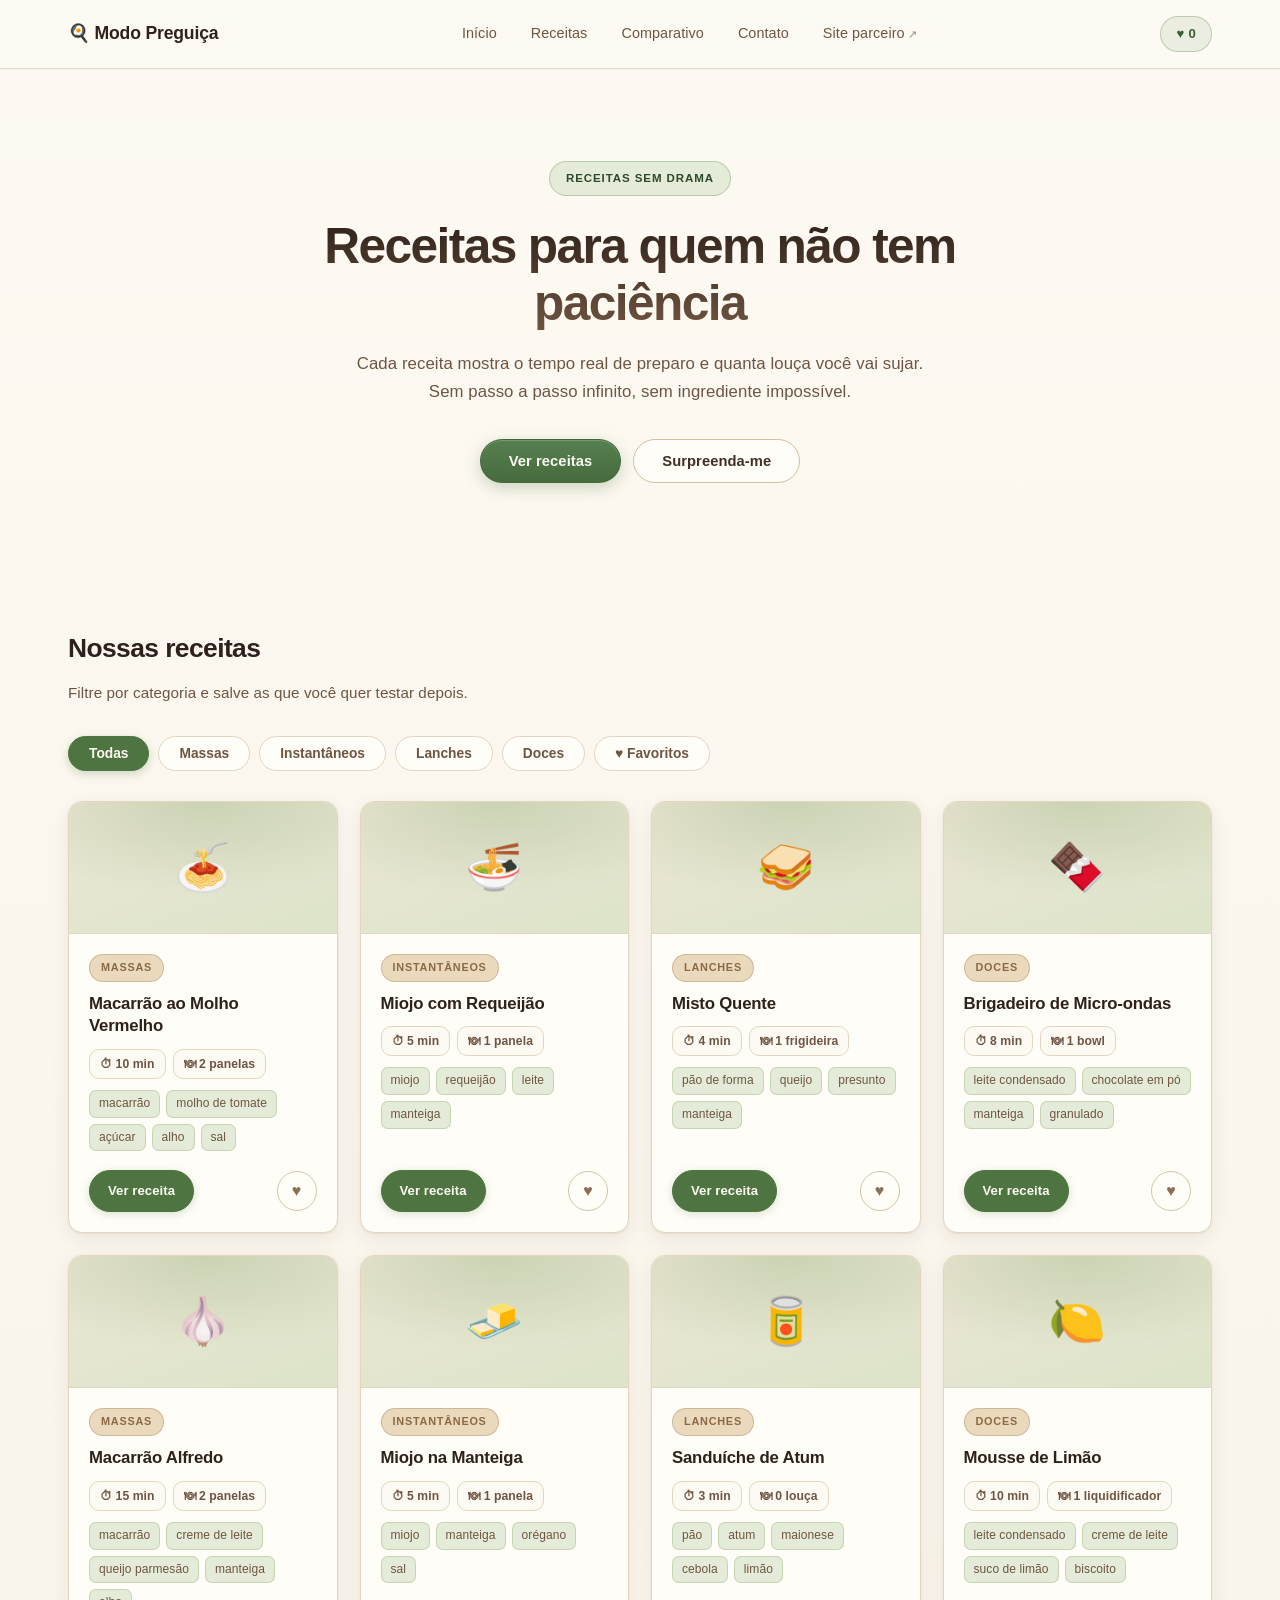
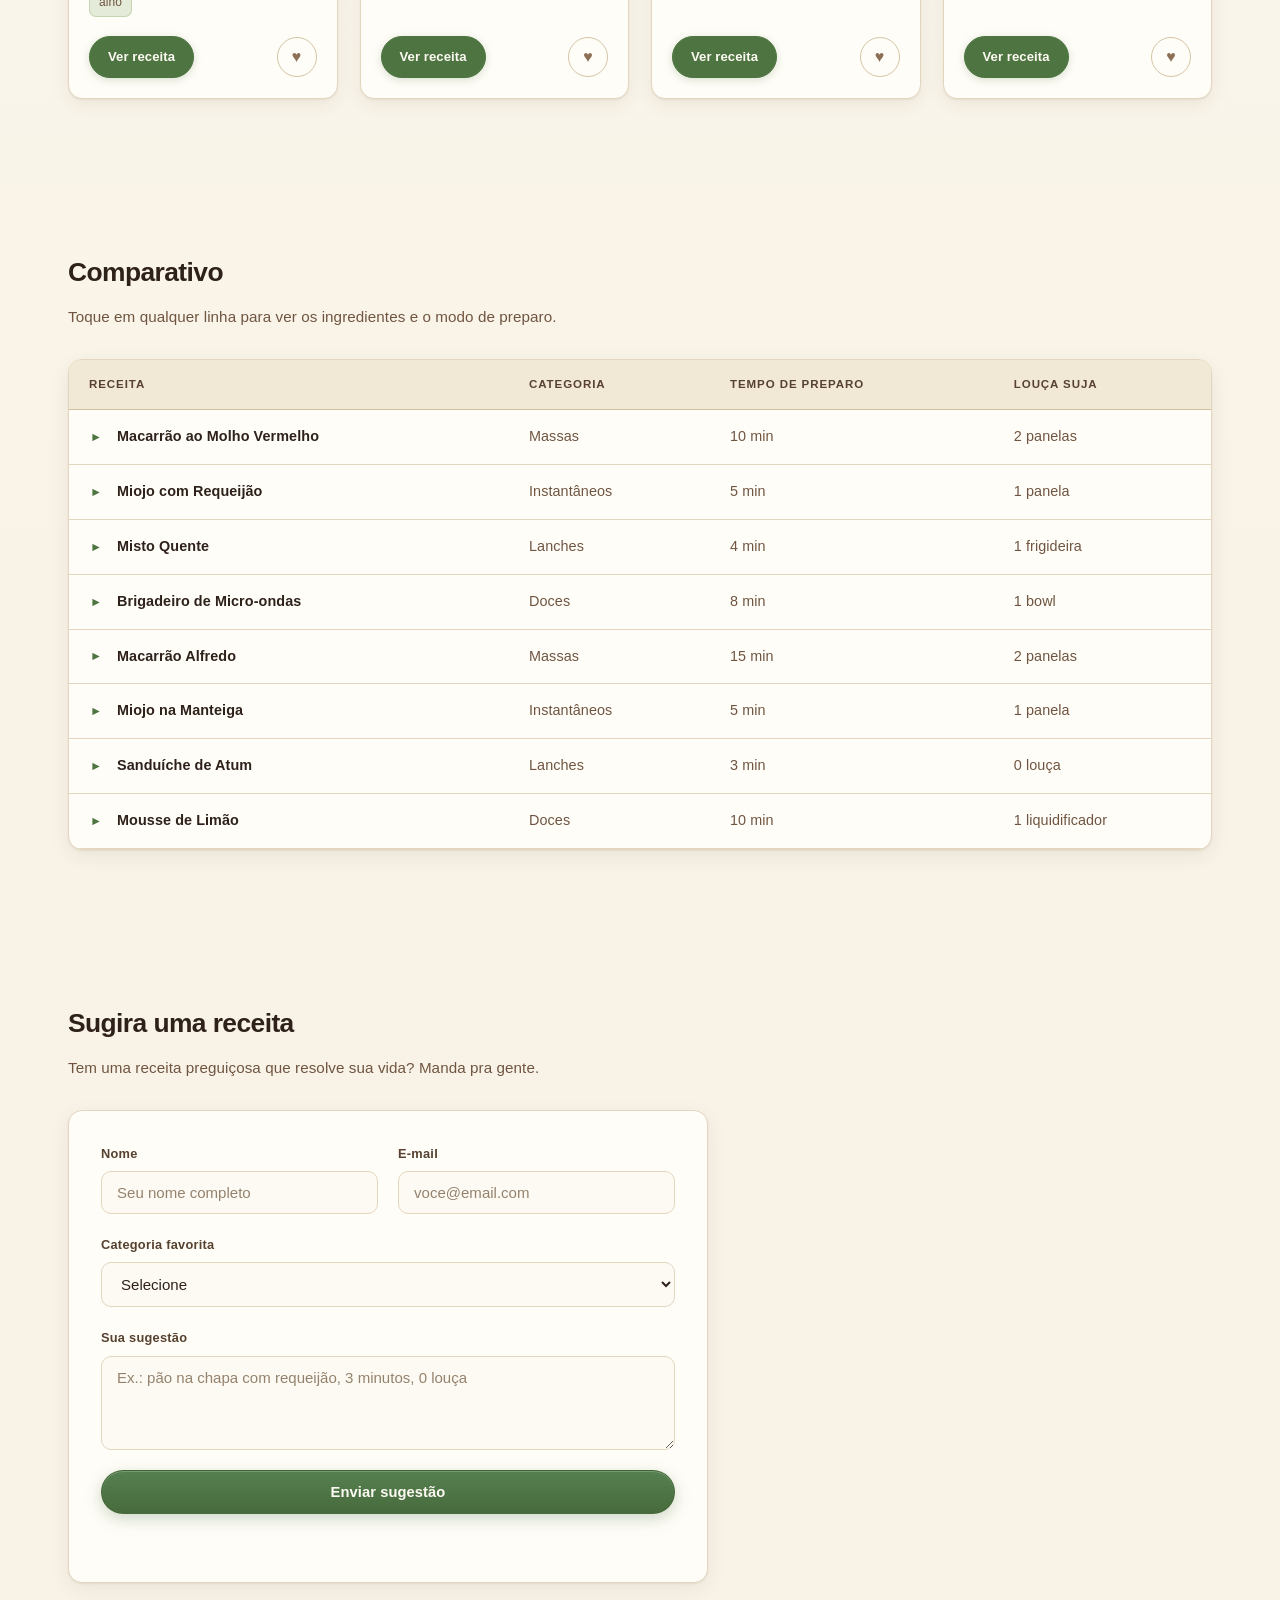
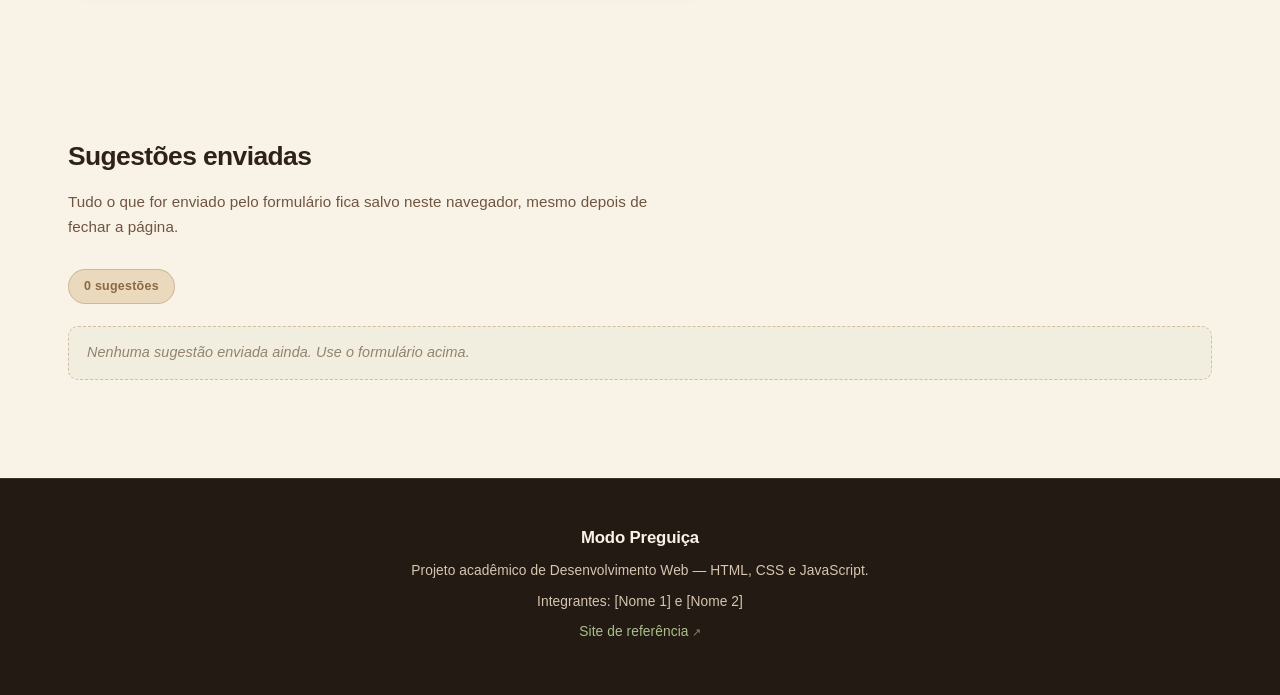
<file: index.html>
<!--
  Projeto: Modo Preguica - site de receitas para quem nao tem paciencia
  Disciplina: Desenvolvimento Web | Arquivo: index.html
  Integrantes: [Nome 1] e [Nome 2]
-->
<!DOCTYPE html>
<html lang="pt-BR">
<head>
  <meta charset="UTF-8">
  <meta name="viewport" content="width=device-width, initial-scale=1.0">
  <title>Modo Preguiça — Receitas para quem não tem paciência</title>
  <link rel="stylesheet" href="css/estilo.css">
  <style>
    .destaque-surpresa {
      animation: pulsar 1.2s ease-in-out 2;
      outline: 3px solid var(--cor-secundaria);
    }

    @keyframes pulsar {
      0%, 100% { transform: scale(1); }
      50% { transform: scale(1.04); }
    }
  </style>
</head>
<body>

  <header id="topo" class="navbar">
    <div class="navbar-inner">
      <a class="logo" href="index.html">🍳 Modo Preguiça</a>

      <nav class="menu" aria-label="Menu principal">
        <ul>
          <li><a href="#topo">Início</a></li>
          <li><a href="#receitas">Receitas</a></li>
          <li><a href="#comparativo">Comparativo</a></li>
          <li><a href="#contato">Contato</a></li>
          <li><a class="link-externo" href="https://www.tudogostoso.com.br" target="_blank" rel="noopener">Site parceiro</a></li>
        </ul>
      </nav>

      <span id="contador-favoritos" class="contador">♥ 0</span>
    </div>
  </header>

  <main>

    <section class="hero">
      <span class="selo" style="letter-spacing: 0.08em;">receitas sem drama</span>
      <h1>Receitas para quem não tem paciência</h1>
      <p class="hero-texto">
        Cada receita mostra o tempo real de preparo e quanta louça você vai sujar.
        Sem passo a passo infinito, sem ingrediente impossível.
      </p>
      <div class="hero-botoes">
        <button id="btn-ver" class="botao botao-primario" type="button">Ver receitas</button>
        <button id="btn-surpresa" class="botao botao-secundario" type="button">Surpreenda-me</button>
      </div>
    </section>

    <section id="receitas" class="secao">
      <h2>Nossas receitas</h2>
      <p class="secao-texto">Filtre por categoria e salve as que você quer testar depois.</p>

      <div class="filtros" role="group" aria-label="Filtrar receitas">
        <button class="filtro ativo" type="button" data-categoria="todas">Todas</button>
        <button class="filtro" type="button" data-categoria="massas">Massas</button>
        <button class="filtro" type="button" data-categoria="instantaneos">Instantâneos</button>
        <button class="filtro" type="button" data-categoria="lanches">Lanches</button>
        <button class="filtro" type="button" data-categoria="doces">Doces</button>
        <button class="filtro" type="button" data-categoria="favoritos">♥ Favoritos</button>
      </div>

      <p id="aviso-filtro" class="aviso-vazio" style="display: none;">
        Você ainda não favoritou nenhuma receita. Clique no ♥ de um card para adicionar.
      </p>

      <div id="lista-receitas" class="grid-cards">

        <article class="card" data-categoria="massas">
          <div class="card-imagem" aria-hidden="true">🍝</div>
          <div class="card-corpo">
            <span class="badge">Massas</span>
            <h3 class="card-titulo">Macarrão ao Molho Vermelho</h3>
            <p class="card-diferenciais">
              <span class="diferencial">⏱ 10 min</span>
              <span class="diferencial">🍽 2 panelas</span>
            </p>
            <ul class="card-ingredientes">
              <li>macarrão</li>
              <li>molho de tomate</li>
              <li>açúcar</li>
              <li>alho</li>
              <li>sal</li>
            </ul>
            <div class="card-acoes">
              <a class="botao botao-card" href="macarrao-molho-vermelho.html">Ver receita</a>
              <button class="botao-favorito" type="button" data-receita="Macarrão ao Molho Vermelho" aria-label="Favoritar Macarrão ao Molho Vermelho">♥</button>
            </div>
          </div>
        </article>

        <article class="card" data-categoria="instantaneos">
          <div class="card-imagem" aria-hidden="true">🍜</div>
          <div class="card-corpo">
            <span class="badge">Instantâneos</span>
            <h3 class="card-titulo">Miojo com Requeijão</h3>
            <p class="card-diferenciais">
              <span class="diferencial">⏱ 5 min</span>
              <span class="diferencial">🍽 1 panela</span>
            </p>
            <ul class="card-ingredientes">
              <li>miojo</li>
              <li>requeijão</li>
              <li>leite</li>
              <li>manteiga</li>
            </ul>
            <div class="card-acoes">
              <a class="botao botao-card" href="miojo-requeijao.html">Ver receita</a>
              <button class="botao-favorito" type="button" data-receita="Miojo com Requeijão" aria-label="Favoritar Miojo com Requeijão">♥</button>
            </div>
          </div>
        </article>

        <article class="card" data-categoria="lanches">
          <div class="card-imagem" aria-hidden="true">🥪</div>
          <div class="card-corpo">
            <span class="badge">Lanches</span>
            <h3 class="card-titulo">Misto Quente</h3>
            <p class="card-diferenciais">
              <span class="diferencial">⏱ 4 min</span>
              <span class="diferencial">🍽 1 frigideira</span>
            </p>
            <ul class="card-ingredientes">
              <li>pão de forma</li>
              <li>queijo</li>
              <li>presunto</li>
              <li>manteiga</li>
            </ul>
            <div class="card-acoes">
              <a class="botao botao-card" href="misto-quente.html">Ver receita</a>
              <button class="botao-favorito" type="button" data-receita="Misto Quente" aria-label="Favoritar Misto Quente">♥</button>
            </div>
          </div>
        </article>

        <article class="card" data-categoria="doces">
          <div class="card-imagem" aria-hidden="true">🍫</div>
          <div class="card-corpo">
            <span class="badge">Doces</span>
            <h3 class="card-titulo">Brigadeiro de Micro-ondas</h3>
            <p class="card-diferenciais">
              <span class="diferencial">⏱ 8 min</span>
              <span class="diferencial">🍽 1 bowl</span>
            </p>
            <ul class="card-ingredientes">
              <li>leite condensado</li>
              <li>chocolate em pó</li>
              <li>manteiga</li>
              <li>granulado</li>
            </ul>
            <div class="card-acoes">
              <a class="botao botao-card" href="brigadeiro-micro-ondas.html">Ver receita</a>
              <button class="botao-favorito" type="button" data-receita="Brigadeiro de Micro-ondas" aria-label="Favoritar Brigadeiro de Micro-ondas">♥</button>
            </div>
          </div>
        </article>

        <article class="card" data-categoria="massas">
          <div class="card-imagem" aria-hidden="true">🧄</div>
          <div class="card-corpo">
            <span class="badge">Massas</span>
            <h3 class="card-titulo">Macarrão Alfredo</h3>
            <p class="card-diferenciais">
              <span class="diferencial">⏱ 15 min</span>
              <span class="diferencial">🍽 2 panelas</span>
            </p>
            <ul class="card-ingredientes">
              <li>macarrão</li>
              <li>creme de leite</li>
              <li>queijo parmesão</li>
              <li>manteiga</li>
              <li>alho</li>
            </ul>
            <div class="card-acoes">
              <a class="botao botao-card" href="macarrao-alfredo.html">Ver receita</a>
              <button class="botao-favorito" type="button" data-receita="Macarrão Alfredo" aria-label="Favoritar Macarrão Alfredo">♥</button>
            </div>
          </div>
        </article>

        <article class="card" data-categoria="instantaneos">
          <div class="card-imagem" aria-hidden="true">🧈</div>
          <div class="card-corpo">
            <span class="badge">Instantâneos</span>
            <h3 class="card-titulo">Miojo na Manteiga</h3>
            <p class="card-diferenciais">
              <span class="diferencial">⏱ 5 min</span>
              <span class="diferencial">🍽 1 panela</span>
            </p>
            <ul class="card-ingredientes">
              <li>miojo</li>
              <li>manteiga</li>
              <li>orégano</li>
              <li>sal</li>
            </ul>
            <div class="card-acoes">
              <a class="botao botao-card" href="miojo-manteiga.html">Ver receita</a>
              <button class="botao-favorito" type="button" data-receita="Miojo na Manteiga" aria-label="Favoritar Miojo na Manteiga">♥</button>
            </div>
          </div>
        </article>

        <article class="card" data-categoria="lanches">
          <div class="card-imagem" aria-hidden="true">🥫</div>
          <div class="card-corpo">
            <span class="badge">lanches</span>
            <h3 class="card-titulo">Sanduíche de Atum</h3>
            <p class="card-diferenciais">
              <span class="diferencial">⏱ 3 min</span>
              <span class="diferencial">🍽 0 louça</span>
            </p>
            <ul class="card-ingredientes">
              <li>pão</li>
              <li>atum</li>
              <li>maionese</li>
              <li>cebola</li>
              <li>limão</li>
            </ul>
            <div class="card-acoes">
              <a class="botao botao-card" href="sanduiche-atum.html">Ver receita</a>
              <button class="botao-favorito" type="button" data-receita="Sanduíche de Atum" aria-label="Favoritar Sanduíche de Atum">♥</button>
            </div>
          </div>
        </article>

        <article class="card" data-categoria="doces">
          <div class="card-imagem" aria-hidden="true">🍋</div>
          <div class="card-corpo">
            <span class="badge">doces</span>
            <h3 class="card-titulo">Mousse de Limão</h3>
            <p class="card-diferenciais">
              <span class="diferencial">⏱ 10 min</span>
              <span class="diferencial">🍽 1 liquidificador</span>
            </p>
            <ul class="card-ingredientes">
              <li>leite condensado</li>
              <li>creme de leite</li>
              <li>suco de limão</li>
              <li>biscoito</li>
            </ul>
            <div class="card-acoes">
              <a class="botao botao-card" href="mousse-limao.html">Ver receita</a>
              <button class="botao-favorito" type="button" data-receita="Mousse de Limão" aria-label="Favoritar Mousse de Limão">♥</button>
            </div>
          </div>
        </article>

      </div>
    </section>

    <section id="comparativo" class="secao">
      <h2>Comparativo</h2>
      <p class="secao-texto">Toque em qualquer linha para ver os ingredientes e o modo de preparo.</p>

      <div class="tabela-wrap">
        <table class="tabela">
          <thead>
            <tr>
              <th scope="col">Receita</th>
              <th scope="col">Categoria</th>
              <th scope="col">Tempo de preparo</th>
              <th scope="col">Louça suja</th>
            </tr>
          </thead>
          <tbody id="corpo-comparativo">
            <tr class="linha-receita" data-receita="Macarrão ao Molho Vermelho" tabindex="0" role="button" aria-expanded="false">
              <td>Macarrão ao Molho Vermelho</td>
              <td>Massas</td>
              <td>10 min</td>
              <td>2 panelas</td>
            </tr>
            <tr class="linha-receita" data-receita="Miojo com Requeijão" tabindex="0" role="button" aria-expanded="false">
              <td>Miojo com Requeijão</td>
              <td>Instantâneos</td>
              <td>5 min</td>
              <td>1 panela</td>
            </tr>
            <tr class="linha-receita" data-receita="Misto Quente" tabindex="0" role="button" aria-expanded="false">
              <td>Misto Quente</td>
              <td>Lanches</td>
              <td>4 min</td>
              <td>1 frigideira</td>
            </tr>
            <tr class="linha-receita" data-receita="Brigadeiro de Micro-ondas" tabindex="0" role="button" aria-expanded="false">
              <td>Brigadeiro de Micro-ondas</td>
              <td>Doces</td>
              <td>8 min</td>
              <td>1 bowl</td>
            </tr>
            <tr class="linha-receita" data-receita="Macarrão Alfredo" tabindex="0" role="button" aria-expanded="false">
              <td>Macarrão Alfredo</td>
              <td>Massas</td>
              <td>15 min</td>
              <td>2 panelas</td>
            </tr>
            <tr class="linha-receita" data-receita="Miojo na Manteiga" tabindex="0" role="button" aria-expanded="false">
              <td>Miojo na Manteiga</td>
              <td>Instantâneos</td>
              <td>5 min</td>
              <td>1 panela</td>
            </tr>
            <tr class="linha-receita" data-receita="Sanduíche de Atum" tabindex="0" role="button" aria-expanded="false">
              <td>Sanduíche de Atum</td>
              <td>Lanches</td>
              <td>3 min</td>
              <td>0 louça</td>
            </tr>
            <tr class="linha-receita" data-receita="Mousse de Limão" tabindex="0" role="button" aria-expanded="false">
              <td>Mousse de Limão</td>
              <td>Doces</td>
              <td>10 min</td>
              <td>1 liquidificador</td>
            </tr>
          </tbody>
        </table>
      </div>
    </section>

    <section id="contato" class="secao">
      <h2>Sugira uma receita</h2>
      <p class="secao-texto">Tem uma receita preguiçosa que resolve sua vida? Manda pra gente.</p>

      <form id="form-contato" class="formulario">
        <div class="campo">
          <label for="nome">Nome</label>
          <input type="text" id="nome" name="nome" placeholder="Seu nome completo" required minlength="3">
        </div>

        <div class="campo">
          <label for="email">E-mail</label>
          <input type="email" id="email" name="email" placeholder="voce@email.com" required>
        </div>

        <div class="campo">
          <label for="categoria">Categoria favorita</label>
          <select id="categoria" name="categoria" required>
            <option value="">Selecione</option>
            <option value="massas">Massas</option>
            <option value="instantaneos">Instantâneos</option>
            <option value="lanches">Lanches</option>
            <option value="doces">Doces</option>
          </select>
        </div>

        <div class="campo">
          <label for="mensagem">Sua sugestão</label>
          <textarea id="mensagem" name="mensagem" rows="4" placeholder="Ex.: pão na chapa com requeijão, 3 minutos, 0 louça" required minlength="10"></textarea>
        </div>

        <button class="botao botao-primario" type="submit">Enviar sugestão</button>
        <p id="mensagem-form" class="mensagem-form" role="status"></p>
      </form>
    </section>

    <section id="sugestoes" class="secao">
      <h2>Sugestões enviadas</h2>
      <p class="secao-texto">
        Tudo o que for enviado pelo formulário fica salvo neste navegador,
        mesmo depois de fechar a página.
      </p>

      <div class="sugestoes-topo">
        <span id="contador-sugestoes" class="selo-contagem">0 sugestões</span>
        <button id="btn-limpar-sugestoes" class="botao-limpar" type="button">Limpar todas</button>
      </div>

      <ul id="lista-sugestoes" class="lista-sugestoes"></ul>

      <p id="aviso-sugestoes" class="aviso-vazio">
        Nenhuma sugestão enviada ainda. Use o formulário acima.
      </p>
    </section>

  </main>

  <footer class="rodape">
    <p class="rodape-titulo">Modo Preguiça</p>
    <p>Projeto acadêmico de Desenvolvimento Web — HTML, CSS e JavaScript.</p>
    <p>Integrantes: [Nome 1] e [Nome 2]</p>
    <p><a class="link-externo" href="https://www.tudogostoso.com.br" target="_blank" rel="noopener">Site de referência</a></p>
  </footer>

  <script src="js/script.js"></script>
</body>
</html>
</file>
<file: css/estilo.css>
/*
  Projeto: Modo Preguica | Arquivo: css/style.css
  Tema visual: cafe, oliva e creme
*/

:root {
  --creme-50: #FDFAF3;
  --creme-100: #F9F3E7;
  --creme-200: #F2E8D6;
  --creme-300: #E8DAC2;

  --marrom-950: #241A14;
  --marrom-900: #2E211A;
  --marrom-800: #3F2F24;
  --marrom-700: #57412F;
  --marrom-600: #6F5541;
  --marrom-500: #8C6F55;

  --verde-900: #24361F;
  --verde-800: #2F4A2A;
  --verde-700: #3D5F34;
  --verde-600: #4E7541;
  --verde-500: #6B9455;
  --verde-300: #A9C08C;
  --verde-200: #C9D9B4;
  --verde-100: #E4EBD8;

  --caramelo-600: #8A6A42;
  --caramelo-500: #A8845C;
  --caramelo-200: #EBD9BE;

  --cor-fundo: var(--creme-100);
  --cor-fundo-alt: var(--creme-200);
  --cor-superficie: #FFFDF8;
  --cor-superficie-alta: var(--creme-50);
  --cor-borda: #E4D6BE;
  --cor-borda-forte: #D2BF9F;

  --cor-texto: var(--marrom-900);
  --cor-texto-suave: var(--marrom-600);
  --cor-texto-fraco: #94826D;

  --cor-primaria: var(--verde-600);
  --cor-primaria-hover: var(--verde-700);
  --cor-secundaria: var(--caramelo-500);
  --cor-secundaria-clara: var(--caramelo-600);
  --cor-perigo: #A6432F;
  --cor-sucesso: var(--verde-700);

  --raio: 14px;
  --raio-sm: 10px;
  --raio-pill: 999px;

  --sombra: 0 1px 2px rgba(36, 26, 20, 0.06), 0 6px 20px rgba(36, 26, 20, 0.07);
  --sombra-hover: 0 2px 4px rgba(36, 26, 20, 0.08), 0 14px 34px rgba(36, 26, 20, 0.13);
  --anel-foco: 0 0 0 3px rgba(78, 117, 65, 0.26);

  --transicao: 0.22s cubic-bezier(0.4, 0, 0.2, 1);
}

* {
  margin: 0;
  padding: 0;
  box-sizing: border-box;
}

html {
  scroll-padding-top: 96px;
  color-scheme: light;
  -webkit-text-size-adjust: 100%;
}

body {
  font-family: "Segoe UI", "Helvetica Neue", Roboto, Arial, sans-serif;
  background-color: var(--cor-fundo);
  background-image:
    radial-gradient(1000px 520px at 50% -8%, rgba(107, 148, 85, 0.12), transparent 68%),
    linear-gradient(180deg, var(--creme-50) 0%, var(--cor-fundo) 55%);
  background-repeat: no-repeat;
  color: var(--cor-texto);
  line-height: 1.65;
  font-size: 16px;
  letter-spacing: 0.005em;
}

::selection {
  background-color: rgba(78, 117, 65, 0.2);
  color: var(--marrom-900);
}

a {
  color: var(--verde-700);
  text-decoration: none;
  transition: color var(--transicao);
}

a:hover {
  color: var(--verde-800);
}

a:focus-visible,
button:focus-visible,
input:focus-visible,
select:focus-visible,
textarea:focus-visible {
  outline: none;
  box-shadow: var(--anel-foco);
  border-radius: var(--raio-sm);
}

.navbar {
  position: sticky;
  top: 0;
  z-index: 20;
  background-color: rgba(253, 250, 243, 0.9);
  backdrop-filter: blur(14px);
  -webkit-backdrop-filter: blur(14px);
  border-bottom: 1px solid var(--cor-borda);
  box-shadow: 0 1px 2px rgba(36, 26, 20, 0.04);
}

.navbar-inner {
  max-width: 1200px;
  margin: 0 auto;
  padding: 14px 28px;
  display: flex;
  align-items: center;
  justify-content: space-between;
  gap: 20px;
  flex-wrap: wrap;
}

.logo {
  font-size: 1.1rem;
  font-weight: 700;
  letter-spacing: -0.01em;
  color: var(--marrom-900);
}

.logo:hover {
  color: var(--verde-700);
}

.menu ul {
  display: flex;
  align-items: center;
  gap: 4px;
  list-style: none;
  flex-wrap: wrap;
}

.menu a {
  display: inline-block;
  padding: 8px 15px;
  border-radius: var(--raio-pill);
  color: var(--marrom-600);
  font-weight: 500;
  font-size: 0.9rem;
  transition: background-color var(--transicao), color var(--transicao);
}

.menu a:hover {
  background-color: rgba(78, 117, 65, 0.1);
  color: var(--verde-700);
}

.link-externo::after {
  content: " ↗";
  font-size: 0.78em;
  opacity: 0.7;
}

.contador {
  background-color: rgba(78, 117, 65, 0.1);
  border: 1px solid rgba(78, 117, 65, 0.28);
  color: var(--verde-700);
  padding: 6px 15px;
  border-radius: var(--raio-pill);
  font-weight: 700;
  font-size: 0.82rem;
  letter-spacing: 0.02em;
  white-space: nowrap;
}

.hero {
  max-width: 880px;
  margin: 0 auto;
  padding: 92px 28px 68px;
  text-align: center;
}

.selo {
  display: inline-block;
  background-color: var(--verde-100);
  border: 1px solid rgba(107, 148, 85, 0.36);
  color: var(--verde-800);
  font-size: 0.72rem;
  font-weight: 700;
  text-transform: uppercase;
  letter-spacing: 0.06em;
  padding: 7px 16px;
  border-radius: var(--raio-pill);
  margin-bottom: 22px;
}

.hero h1 {
  font-size: 2.6rem;
  font-weight: 800;
  line-height: 1.15;
  letter-spacing: -0.032em;
  margin-bottom: 18px;
  background-image: linear-gradient(180deg, #2E211A 0%, #6F5541 100%);
  -webkit-background-clip: text;
  background-clip: text;
  -webkit-text-fill-color: transparent;
}

.hero-texto {
  font-size: 1.05rem;
  color: var(--cor-texto-suave);
  max-width: 570px;
  margin: 0 auto 32px;
  line-height: 1.7;
}

.hero-botoes {
  display: flex;
  justify-content: center;
  gap: 12px;
  flex-wrap: wrap;
}

.botao {
  border: 1px solid transparent;
  border-radius: var(--raio-pill);
  padding: 13px 28px;
  font-size: 0.92rem;
  font-weight: 600;
  font-family: inherit;
  letter-spacing: 0.005em;
  cursor: pointer;
  transition: background-color var(--transicao), border-color var(--transicao),
              transform var(--transicao), box-shadow var(--transicao);
}

.botao-primario {
  background-image: linear-gradient(180deg, #568050 0%, #476B3C 100%);
  border-color: rgba(61, 95, 52, 0.55);
  color: var(--creme-50);
  box-shadow: 0 1px 0 rgba(255, 255, 255, 0.2) inset, 0 5px 16px rgba(78, 117, 65, 0.28);
}

.botao-primario:hover {
  background-image: linear-gradient(180deg, #61905A 0%, #4E7541 100%);
  transform: translateY(-1px);
  box-shadow: 0 1px 0 rgba(255, 255, 255, 0.24) inset, 0 9px 24px rgba(78, 117, 65, 0.36);
}

.botao-primario:active {
  transform: translateY(0);
  box-shadow: 0 1px 0 rgba(255, 255, 255, 0.14) inset, 0 2px 8px rgba(78, 117, 65, 0.26);
}

.botao-secundario {
  background-color: var(--cor-superficie);
  border-color: var(--cor-borda-forte);
  color: var(--marrom-800);
}

.botao-secundario:hover {
  background-color: var(--caramelo-200);
  border-color: rgba(168, 132, 92, 0.6);
  color: var(--marrom-900);
  transform: translateY(-1px);
}

.secao {
  max-width: 1200px;
  margin: 0 auto;
  padding: 64px 28px;
}

.secao h2 {
  font-size: 1.65rem;
  font-weight: 700;
  letter-spacing: -0.022em;
  margin-bottom: 10px;
  color: var(--marrom-900);
}

.secao-texto {
  color: var(--cor-texto-suave);
  font-size: 0.95rem;
  margin-bottom: 30px;
  max-width: 620px;
}

.filtros {
  display: flex;
  gap: 9px;
  flex-wrap: wrap;
  margin-bottom: 30px;
}

.filtro {
  background-color: var(--cor-superficie);
  border: 1px solid var(--cor-borda);
  color: var(--marrom-600);
  padding: 9px 20px;
  border-radius: var(--raio-pill);
  font-size: 0.86rem;
  font-weight: 600;
  font-family: inherit;
  cursor: pointer;
  transition: all var(--transicao);
}

.filtro:hover {
  background-color: var(--verde-100);
  border-color: rgba(107, 148, 85, 0.42);
  color: var(--verde-800);
}

.filtro.ativo {
  background-color: var(--verde-600);
  border-color: var(--verde-600);
  color: var(--creme-50);
  box-shadow: 0 3px 10px rgba(78, 117, 65, 0.26);
}

.grid-cards {
  display: grid;
  grid-template-columns: 1fr;
  gap: 22px;
}

.card {
  display: flex;
  flex-direction: column;
  background-color: var(--cor-superficie);
  border: 1px solid var(--cor-borda);
  border-radius: var(--raio);
  overflow: hidden;
  box-shadow: var(--sombra);
  transition: transform var(--transicao), box-shadow var(--transicao),
              border-color var(--transicao);
}

.card:hover {
  transform: translateY(-4px);
  border-color: var(--cor-borda-forte);
  box-shadow: var(--sombra-hover);
}

.card.oculto {
  display: none;
}

.card-imagem {
  height: 132px;
  display: flex;
  align-items: center;
  justify-content: center;
  font-size: 2.9rem;
  background-color: var(--creme-200);
  background-image:
    radial-gradient(120% 100% at 50% 0%, rgba(107, 148, 85, 0.24), transparent 70%),
    linear-gradient(160deg, #EDE7D5 0%, #DCE4C9 100%);
  border-bottom: 1px solid var(--cor-borda);
}

.card-corpo {
  display: flex;
  flex-direction: column;
  gap: 11px;
  padding: 20px;
  flex: 1;
}

.badge {
  align-self: flex-start;
  background-color: var(--caramelo-200);
  border: 1px solid rgba(168, 132, 92, 0.4);
  color: var(--caramelo-600);
  font-size: 0.68rem;
  font-weight: 700;
  text-transform: uppercase;
  letter-spacing: 0.07em;
  padding: 4px 11px;
  border-radius: var(--raio-pill);
}

.card-titulo {
  font-size: 1.05rem;
  font-weight: 700;
  line-height: 1.35;
  letter-spacing: -0.012em;
  color: var(--marrom-900);
}

.card-diferenciais {
  display: flex;
  gap: 7px;
  flex-wrap: wrap;
}

.diferencial {
  background-color: var(--creme-50);
  border: 1px solid var(--cor-borda);
  border-radius: var(--raio-sm);
  padding: 4px 10px;
  font-size: 0.76rem;
  font-weight: 600;
  color: var(--marrom-600);
  white-space: nowrap;
}

.card-ingredientes {
  list-style: none;
  display: flex;
  flex-wrap: wrap;
  gap: 6px;
  margin-bottom: 4px;
}

.card-ingredientes li {
  font-size: 0.75rem;
  color: var(--marrom-600);
  background-color: var(--verde-100);
  border: 1px solid rgba(169, 192, 140, 0.5);
  border-radius: 7px;
  padding: 3px 9px;
}

.card-acoes {
  display: flex;
  align-items: center;
  justify-content: space-between;
  gap: 10px;
  margin-top: auto;
  padding-top: 4px;
}

.botao-card {
  background-color: var(--verde-600);
  border-color: var(--verde-600);
  color: var(--creme-50);
  padding: 9px 18px;
  font-size: 0.82rem;
  font-weight: 600;
  box-shadow: 0 2px 8px rgba(78, 117, 65, 0.22);
}

.botao-card:hover {
  background-color: var(--verde-700);
  border-color: var(--verde-700);
  color: #FFFFFF;
}

.botao-favorito {
  background-color: transparent;
  border: 1px solid #D5C4A6;
  border-radius: 50%;
  width: 40px;
  height: 40px;
  flex-shrink: 0;
  font-size: 1rem;
  line-height: 1;
  color: var(--marrom-500);
  cursor: pointer;
  transition: all var(--transicao);
}

.botao-favorito:hover {
  border-color: rgba(166, 67, 47, 0.55);
  color: var(--cor-perigo);
  background-color: rgba(166, 67, 47, 0.07);
}

.botao-favorito.ativo {
  background-color: rgba(166, 67, 47, 0.1);
  border-color: rgba(166, 67, 47, 0.55);
  color: var(--cor-perigo);
}

.aviso-vazio {
  color: var(--cor-texto-fraco);
  font-size: 0.9rem;
  font-style: italic;
  margin-bottom: 22px;
  padding: 14px 18px;
  border: 1px dashed var(--cor-borda-forte);
  border-radius: var(--raio-sm);
  background-color: rgba(107, 148, 85, 0.05);
}

.tabela-wrap {
  overflow-x: auto;
  border: 1px solid var(--cor-borda);
  border-radius: var(--raio);
  background-color: var(--cor-superficie);
  box-shadow: var(--sombra);
}

.tabela {
  width: 100%;
  min-width: 640px;
  border-collapse: collapse;
  font-size: 0.9rem;
}

.tabela th,
.tabela td {
  padding: 15px 20px;
  text-align: left;
  border-bottom: 1px solid var(--cor-borda);
}

.tabela th {
  background-color: var(--creme-200);
  font-size: 0.72rem;
  font-weight: 700;
  text-transform: uppercase;
  letter-spacing: 0.08em;
  color: var(--marrom-700);
  border-bottom: 1px solid var(--cor-borda-forte);
}

.tabela td {
  color: var(--marrom-600);
}

.tabela tbody tr:last-child td {
  border-bottom: none;
}

.tabela tbody tr:not(.linha-receita):hover {
  background-color: rgba(107, 148, 85, 0.06);
}

.linha-receita {
  cursor: pointer;
  -webkit-tap-highlight-color: transparent;
  user-select: none;
}

.linha-receita td {
  transition: background-color var(--transicao), color var(--transicao),
              transform 0.12s ease;
}

.linha-receita td:first-child {
  position: relative;
  padding-left: 48px;
  color: var(--marrom-900);
  font-weight: 600;
}

.linha-receita td:first-child::before {
  content: "▾";
  position: absolute;
  left: 22px;
  top: 50%;
  font-size: 0.8rem;
  color: var(--verde-600);
  transform: translateY(-50%) rotate(-90deg);
  transition: transform 0.3s ease;
}

.linha-receita:hover td {
  background-color: rgba(78, 117, 65, 0.07);
  color: var(--marrom-900);
}

.linha-receita:focus-visible td {
  background-color: rgba(78, 117, 65, 0.09);
  box-shadow: inset 0 0 0 2px var(--verde-600);
}

.linha-receita.pressionada td {
  background-color: rgba(78, 117, 65, 0.14);
  transform: translateY(1px);
}

.linha-receita.aberta td {
  background-color: rgba(78, 117, 65, 0.1);
  color: var(--marrom-900);
  font-weight: 600;
}

.linha-receita.aberta td:first-child::before {
  transform: translateY(-50%) rotate(0deg);
}

.linha-detalhe > td {
  padding: 0;
  border-bottom: 1px solid var(--cor-borda);
  background-color: var(--creme-200);
}

.detalhe-conteudo {
  overflow: hidden;
  max-height: 0;
  opacity: 0;
  transition: max-height 0.35s ease, opacity 0.28s ease;
}

.linha-detalhe.aberta .detalhe-conteudo {
  opacity: 1;
}

.detalhe-inner {
  padding: 22px 24px 26px;
  border-left: 3px solid var(--verde-600);
  margin: 16px 20px 20px 20px;
  background-color: var(--cor-superficie);
  border-radius: var(--raio-sm);
}

.detalhe-titulo {
  font-size: 0.72rem;
  font-weight: 700;
  text-transform: uppercase;
  letter-spacing: 0.09em;
  color: var(--verde-800);
  margin-bottom: 10px;
}

.detalhe-ingredientes {
  list-style: none;
  display: flex;
  flex-wrap: wrap;
  gap: 6px;
  margin-bottom: 18px;
}

.detalhe-ingredientes li {
  background-color: var(--caramelo-200);
  border: 1px solid rgba(168, 132, 92, 0.36);
  border-radius: 7px;
  padding: 4px 11px;
  font-size: 0.8rem;
  color: var(--caramelo-600);
}

.detalhe-preparo {
  padding-left: 20px;
  font-size: 0.87rem;
  color: var(--marrom-600);
  line-height: 1.7;
}

.detalhe-preparo li {
  margin-bottom: 7px;
  padding-left: 4px;
}

.detalhe-preparo li::marker {
  color: var(--verde-600);
  font-weight: 700;
}

.formulario {
  display: grid;
  grid-template-columns: 1fr;
  gap: 20px;
  max-width: 640px;
  background-color: var(--cor-superficie);
  border: 1px solid var(--cor-borda);
  border-radius: var(--raio);
  padding: 32px;
  box-shadow: var(--sombra);
}

.campo {
  display: flex;
  flex-direction: column;
  gap: 7px;
}

.campo label {
  font-size: 0.8rem;
  font-weight: 600;
  letter-spacing: 0.02em;
  color: var(--marrom-700);
}

.campo input,
.campo select,
.campo textarea {
  font-family: inherit;
  font-size: 0.94rem;
  color: var(--marrom-900);
  padding: 12px 15px;
  border: 1px solid var(--cor-borda);
  border-radius: var(--raio-sm);
  background-color: var(--creme-50);
  transition: border-color var(--transicao), background-color var(--transicao),
              box-shadow var(--transicao);
}

.campo input::placeholder,
.campo textarea::placeholder {
  color: var(--cor-texto-fraco);
}

.campo input:hover,
.campo select:hover,
.campo textarea:hover {
  border-color: var(--cor-borda-forte);
}

.campo input:focus,
.campo select:focus,
.campo textarea:focus {
  outline: none;
  border-color: var(--verde-600);
  background-color: var(--cor-superficie);
  box-shadow: var(--anel-foco);
}

.campo input:invalid:not(:placeholder-shown),
.campo textarea:invalid:not(:placeholder-shown) {
  border-color: rgba(166, 67, 47, 0.6);
}

.campo input:valid:not(:placeholder-shown),
.campo textarea:valid:not(:placeholder-shown) {
  border-color: rgba(78, 117, 65, 0.5);
}

.mensagem-form {
  font-size: 0.88rem;
  font-weight: 600;
  color: var(--verde-700);
  min-height: 1.2em;
}

.sugestoes-topo {
  display: flex;
  align-items: center;
  justify-content: space-between;
  gap: 14px;
  margin-bottom: 22px;
  flex-wrap: wrap;
}

.selo-contagem {
  background-color: var(--caramelo-200);
  border: 1px solid rgba(168, 132, 92, 0.4);
  color: var(--caramelo-600);
  font-size: 0.78rem;
  font-weight: 700;
  letter-spacing: 0.02em;
  padding: 6px 15px;
  border-radius: var(--raio-pill);
}

.botao-limpar {
  background-color: transparent;
  border: 1px solid var(--cor-borda);
  color: var(--marrom-600);
  font-family: inherit;
  font-size: 0.8rem;
  font-weight: 600;
  padding: 7px 17px;
  border-radius: var(--raio-pill);
  cursor: pointer;
  transition: all var(--transicao);
}

.botao-limpar:hover {
  border-color: rgba(166, 67, 47, 0.5);
  color: var(--cor-perigo);
  background-color: rgba(166, 67, 47, 0.06);
}

.lista-sugestoes {
  list-style: none;
  display: grid;
  grid-template-columns: 1fr;
  gap: 16px;
}

.sugestao-card {
  display: flex;
  flex-direction: column;
  gap: 11px;
  background-color: var(--cor-superficie);
  border: 1px solid var(--cor-borda);
  border-left: 4px solid var(--verde-600);
  border-radius: var(--raio);
  padding: 22px;
  box-shadow: var(--sombra);
  transition: transform var(--transicao), box-shadow var(--transicao),
              border-color var(--transicao);
}

.sugestao-card:hover {
  transform: translateY(-2px);
  border-color: var(--cor-borda-forte);
  box-shadow: var(--sombra-hover);
}

.sugestao-topo {
  display: flex;
  align-items: center;
  justify-content: space-between;
  gap: 12px;
  flex-wrap: wrap;
}

.sugestao-autor {
  font-weight: 700;
  font-size: 0.94rem;
  letter-spacing: -0.01em;
  color: var(--marrom-900);
}

.sugestao-data {
  font-size: 0.73rem;
  font-variant-numeric: tabular-nums;
  color: var(--cor-texto-fraco);
}

.sugestao-texto {
  font-size: 0.9rem;
  color: var(--marrom-600);
  line-height: 1.65;
}

.sugestao-rodape {
  display: flex;
  align-items: center;
  justify-content: space-between;
  gap: 12px;
  flex-wrap: wrap;
  border-top: 1px solid var(--cor-borda);
  padding-top: 13px;
  margin-top: 2px;
}

.sugestao-email {
  font-size: 0.76rem;
  color: var(--cor-texto-fraco);
  word-break: break-all;
}

.botao-remover {
  background-color: transparent;
  border: none;
  color: var(--cor-texto-fraco);
  font-family: inherit;
  font-size: 0.76rem;
  font-weight: 600;
  cursor: pointer;
  padding: 5px 10px;
  border-radius: 7px;
  transition: all var(--transicao);
}

.botao-remover:hover {
  background-color: rgba(166, 67, 47, 0.08);
  color: var(--cor-perigo);
}

.rodape {
  background-color: var(--marrom-950);
  border-top: 1px solid rgba(232, 218, 194, 0.12);
  color: #D6C6B0;
  text-align: center;
  padding: 44px 28px;
  font-size: 0.86rem;
  line-height: 1.8;
}

.rodape-titulo {
  font-size: 1.05rem;
  font-weight: 700;
  letter-spacing: -0.01em;
  color: var(--creme-100);
  margin-bottom: 10px;
}

.rodape p {
  margin-bottom: 6px;
}

.rodape .link-externo {
  color: var(--verde-300);
}

.rodape .link-externo:hover {
  color: var(--creme-100);
}

@media (min-width: 700px) {
  .grid-cards {
    grid-template-columns: repeat(2, 1fr);
  }

  .lista-sugestoes {
    grid-template-columns: repeat(2, 1fr);
  }

  .formulario {
    grid-template-columns: repeat(2, 1fr);
  }

  .formulario .campo:nth-child(3),
  .formulario .campo:nth-child(4),
  .formulario .botao,
  .mensagem-form {
    grid-column: 1 / -1;
  }
}

@media (min-width: 1024px) {
  .grid-cards {
    grid-template-columns: repeat(4, 1fr);
  }

  .hero h1 {
    font-size: 3.1rem;
  }

  .secao {
    padding: 76px 28px;
  }
}

@media (max-width: 480px) {
  .navbar-inner {
    flex-direction: column;
    align-items: stretch;
    gap: 12px;
    text-align: center;
    padding: 14px 18px;
  }

  .menu ul {
    justify-content: center;
    gap: 2px;
  }

  .contador {
    align-self: center;
  }

  .hero {
    padding: 56px 18px 44px;
  }

  .hero h1 {
    font-size: 1.95rem;
  }

  .hero-texto {
    font-size: 0.96rem;
  }

  .secao {
    padding: 44px 18px;
  }

  .secao h2 {
    font-size: 1.4rem;
  }

  .formulario {
    padding: 22px;
  }

  .linha-receita td:first-child {
    padding-left: 42px;
  }

  .linha-receita td:first-child::before {
    left: 18px;
  }
}

@media (prefers-reduced-motion: reduce) {
  *,
  *::before,
  *::after {
    transition-duration: 0.01ms !important;
    animation-duration: 0.01ms !important;
  }
}
.hero-interna {
  padding: 56px 28px 40px;
}

.hero-interna h1 {
  font-size: 2.2rem;
}

.trilha {
  max-width: 1200px;
  margin: 0 auto;
  padding: 22px 28px 0;
  font-size: 0.82rem;
  color: var(--cor-texto-fraco);
}

.trilha a {
  color: var(--cor-texto-suave);
  font-weight: 600;
}

.trilha a:hover {
  color: var(--cor-primaria);
}

.trilha span {
  margin: 0 8px;
  opacity: 0.55;
}

@media (max-width: 480px) {
  .hero-interna {
    padding: 40px 18px 28px;
  }

  .hero-interna h1 {
    font-size: 1.7rem;
  }

  .trilha {
    padding: 16px 18px 0;
  }
}
.hero-interna {
  padding: 56px 28px 40px;
}

.hero-interna h1 {
  font-size: 2.2rem;
}

.trilha {
  max-width: 1200px;
  margin: 0 auto;
  padding: 22px 28px 0;
  font-size: 0.82rem;
  color: var(--cor-texto-fraco);
}

.trilha a {
  color: var(--cor-texto-suave);
  font-weight: 600;
}

.trilha a:hover {
  color: var(--cor-primaria);
}

.trilha span {
  margin: 0 8px;
  opacity: 0.55;
}

@media (max-width: 480px) {
  .hero-interna {
    padding: 40px 18px 28px;
  }

  .hero-interna h1 {
    font-size: 1.7rem;
  }

  .trilha {
    padding: 16px 18px 0;
  }
} 
.trilha {
  max-width: 1200px;
  margin: 0 auto;
  padding: 22px 28px 0;
  font-size: 0.82rem;
  color: var(--cor-texto-fraco);
}

.trilha a {
  color: var(--marrom-600);
  font-weight: 600;
}

.trilha a:hover {
  color: var(--verde-700);
}

.trilha span {
  margin: 0 8px;
  opacity: 0.55;
}

.receita-cabecalho {
  margin-bottom: 30px;
}

.receita-titulo {
  font-size: 2.2rem;
  font-weight: 800;
  line-height: 1.15;
  letter-spacing: -0.03em;
  margin: 12px 0 10px;
  background-image: linear-gradient(180deg, var(--marrom-900) 0%, var(--marrom-600) 100%);
  -webkit-background-clip: text;
  background-clip: text;
  -webkit-text-fill-color: transparent;
}

.receita-resumo {
  color: var(--marrom-600);
  font-size: 1rem;
  max-width: 640px;
  margin-bottom: 22px;
}

.receita-fichas {
  display: grid;
  grid-template-columns: 1fr;
  gap: 12px;
}

.ficha-info {
  display: flex;
  flex-direction: column;
  gap: 2px;
  background-color: var(--cor-superficie);
  border: 1px solid var(--cor-borda);
  border-radius: var(--raio-sm);
  padding: 16px 18px;
  box-shadow: var(--sombra);
}

.ficha-tempo {
  border-left: 4px solid var(--verde-600);
}

.ficha-icone {
  font-size: 1.35rem;
  line-height: 1;
  margin-bottom: 4px;
}

.ficha-rotulo {
  font-size: 0.68rem;
  font-weight: 700;
  text-transform: uppercase;
  letter-spacing: 0.07em;
  color: var(--cor-texto-fraco);
}

.ficha-valor {
  font-size: 1.05rem;
  font-weight: 700;
  color: var(--marrom-900);
}

.ficha-tempo .ficha-valor {
  color: var(--verde-700);
}

.receita-midia {
  display: grid;
  grid-template-columns: 1fr;
  gap: 22px;
  margin-bottom: 32px;
}

.bloco-midia {
  min-width: 0;
}

.midia-rotulo {
  font-size: 0.72rem;
  font-weight: 700;
  text-transform: uppercase;
  letter-spacing: 0.08em;
  color: var(--verde-800);
  margin-bottom: 10px;
}

.receita-figura {
  margin: 0;
}

.receita-figura img {
  display: block;
  width: 100%;
  height: 320px;
  object-fit: cover;
  border: 2px dashed var(--cor-borda-forte);
  border-radius: var(--raio);
  background-image: linear-gradient(160deg, #EFE7D5 0%, #DCE4C9 100%);
}

.receita-figura figcaption,
.midia-legenda {
  margin-top: 8px;
  font-size: 0.76rem;
  color: var(--cor-texto-fraco);
}

.bloco-midia video {
  display: block;
  width: 100%;
  aspect-ratio: 16 / 9;
  border: 2px dashed var(--cor-borda-forte);
  border-radius: var(--raio);
  background-color: var(--marrom-950);
}

.receita-corpo {
  display: grid;
  grid-template-columns: 1fr;
  gap: 22px;
}

.receita-bloco {
  background-color: var(--cor-superficie);
  border: 1px solid var(--cor-borda);
  border-radius: var(--raio);
  padding: 26px 28px;
  box-shadow: var(--sombra);
}

.receita-subtitulo {
  font-size: 0.76rem;
  font-weight: 700;
  text-transform: uppercase;
  letter-spacing: 0.08em;
  color: var(--verde-800);
  margin-bottom: 16px;
}

.receita-lista {
  list-style: none;
  display: flex;
  flex-wrap: wrap;
  gap: 7px;
}

.receita-lista li {
  background-color: #EFE7D5;
  border: 1px solid var(--cor-borda);
  border-radius: 7px;
  padding: 5px 12px;
  font-size: 0.84rem;
  color: var(--marrom-600);
}

.receita-passos {
  padding-left: 22px;
  font-size: 0.92rem;
  line-height: 1.75;
  color: var(--marrom-600);
}

.receita-passos li {
  margin-bottom: 10px;
  padding-left: 4px;
}

.receita-passos li::marker {
  color: var(--verde-600);
  font-weight: 700;
}

.receita-dica {
  margin-top: 24px;
  padding: 18px 22px;
  border-left: 3px solid var(--caramelo-500);
  background-color: var(--caramelo-200);
  border-radius: var(--raio-sm);
  font-size: 0.9rem;
  color: var(--marrom-700);
}

.receita-voltar {
  margin-top: 28px;
}

@media (min-width: 700px) {
  .receita-fichas {
    grid-template-columns: repeat(4, 1fr);
  }

  .receita-midia {
    grid-template-columns: repeat(2, 1fr);
    align-items: start;
  }

  .receita-corpo {
    grid-template-columns: 1fr 1.4fr;
    align-items: start;
  }
}

@media (max-width: 480px) {
  .trilha {
    padding: 16px 18px 0;
  }

  .receita-titulo {
    font-size: 1.65rem;
  }

  .receita-bloco {
    padding: 20px;
  }

  .receita-figura img {
    height: 210px;
  }
}
</file>
